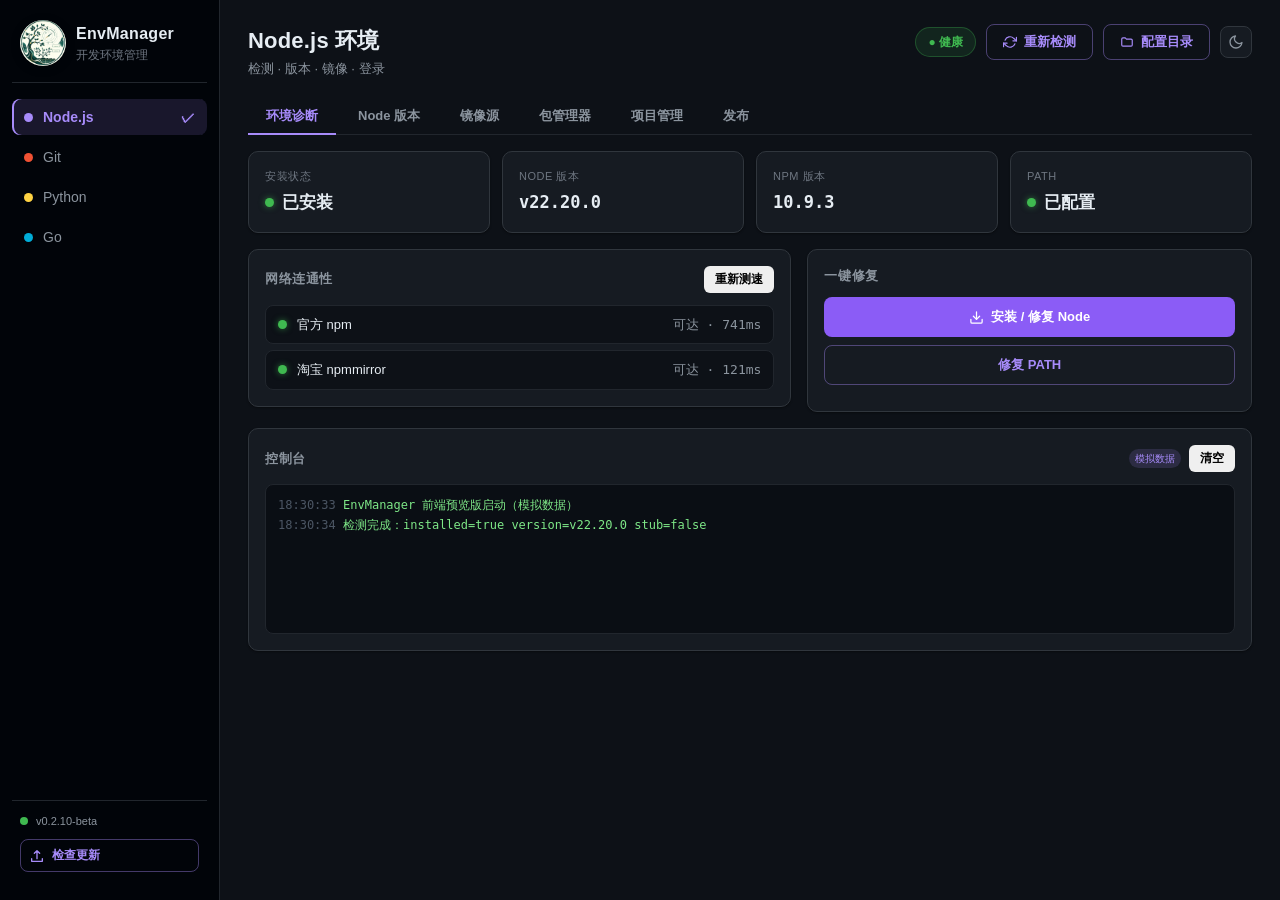
<file: src/index.html>
<!DOCTYPE html>
<html lang="zh-CN" data-theme="purple-dark">
<head>
  <meta charset="UTF-8" />
  <meta name="viewport" content="width=device-width, initial-scale=1.0" />
  <title>EnvManager · 开发环境管理</title>
  <link rel="stylesheet" href="styles.css" />
</head>
<body>
  <!-- ================= 全屏加载遮罩 ================= -->
  <div class="fullscreen-loading" id="fullscreenLoading">
    <div class="fsl-spinner"></div>
    <div class="fsl-text">加载中…</div>
  </div>

  <div class="app">

    <!-- ================= 左侧导航 ================= -->
    <aside class="sidebar">
      <div class="logo">
        <img class="logo-mark" src="logo.png" alt="EnvManager" />
        <div class="logo-text">
          <strong>EnvManager</strong>
          <span>开发环境管理</span>
        </div>
      </div>

      <nav class="nav">
        <button class="nav-item active" data-page="node" aria-label="Node.js" title="Node.js">
          <span class="nav-dot" style="--dot:#a78bfa"></span>
          <span class="nav-label">Node.js</span>
          <span class="nav-check">✓</span>
        </button>
        <button class="nav-item" data-page="git" aria-label="Git" title="Git">
          <span class="nav-dot" style="--dot:#f05133"></span>
          <span class="nav-label">Git</span>
          <span class="nav-check">✓</span>
        </button>
        <button class="nav-item" data-page="python" aria-label="Python" title="Python">
          <span class="nav-dot" style="--dot:#ffd343"></span>
          <span class="nav-label">Python</span>
          <span class="nav-check">✓</span>
        </button>
        <button class="nav-item" data-page="go" aria-label="Go" title="Go">
          <span class="nav-dot" style="--dot:#00add8"></span>
          <span class="nav-label">Go</span>
          <span class="nav-check">✓</span>
        </button>
      </nav>

      <div class="sidebar-footer">
        <span class="app-version-group"><span class="dot"></span><span id="appVersion">读取版本…</span></span>
        <button id="appUpdateEntry" class="btn btn-ghost app-update-entry" title="检查应用更新" aria-label="检查应用更新">
          <svg viewBox="0 0 24 24" width="16" height="16" fill="none" stroke="currentColor" stroke-width="2" aria-hidden="true"><path d="M12 16V4m-4 4 4-4 4 4M4 16v4h16v-4" stroke-linecap="round" stroke-linejoin="round"/></svg>
          <span class="app-update-label">检查更新</span>
        </button>
      </div>
    </aside>

    <!-- ================= 主内容 ================= -->
    <main class="main">

      <!-- 顶部栏 -->
      <header class="topbar">
        <div class="topbar-title">
          <h1>Node.js 环境</h1>
          <p class="subtitle">检测 · 版本 · 镜像 · 登录</p>
        </div>
        <div class="topbar-actions">
          <span id="healthPill" class="pill pill-neutral">● 待检测</span>
          <button id="btnDetect" class="btn btn-ghost">
            <svg viewBox="0 0 24 24" width="14" height="14" fill="none" stroke="currentColor" stroke-width="2"><path d="M23 4v6h-6M1 20v-6h6" stroke-linecap="round"/><path d="M3.51 9a9 9 0 0 1 14.85-3.36L23 10M1 14l4.64 4.36A9 9 0 0 0 20.49 15" stroke-linecap="round"/></svg>
            重新检测
          </button>
          <button id="btnOpenConfig" class="btn btn-ghost" title="打开配置文件目录">
            <svg viewBox="0 0 24 24" width="14" height="14" fill="none" stroke="currentColor" stroke-width="2" stroke-linecap="round" stroke-linejoin="round"><path d="M3 7a2 2 0 0 1 2-2h4l2 2h8a2 2 0 0 1 2 2v8a2 2 0 0 1-2 2H5a2 2 0 0 1-2-2V7z"/></svg>
            配置目录
          </button>
          <button id="btnTheme" class="theme-toggle" title="切换主题">
            <svg id="themeIcon" viewBox="0 0 24 24" fill="none" stroke="currentColor" stroke-width="2" stroke-linecap="round" stroke-linejoin="round">
              <path d="M21 12.79A9 9 0 1 1 11.21 3 7 7 0 0 0 21 12.79z"/>
            </svg>
          </button>
        </div>
      </header>

      <div id="appUpdateNotice" class="app-update-notice hidden" role="status">
        <span id="appUpdateNoticeText"></span>
        <div class="app-update-notice-actions"><button id="appUpdateNoticeOpen" class="btn btn-mini btn-ghost">查看更新</button><button id="appUpdateNoticeClose" class="btn btn-mini btn-ghost" aria-label="关闭更新提示">✕</button></div>
      </div>

      <!-- Node 页的 Tab 栏（Git/Go/Python 页隐藏） -->
      <nav class="tab-bar" id="tabBar">
        <button class="tab-item active" data-tab="1">环境诊断</button>
        <button class="tab-item" data-tab="3">Node 版本</button>
        <button class="tab-item" data-tab="2">镜像源</button>
        <button class="tab-item" data-tab="6">包管理器</button>
        <button class="tab-item" data-tab="7">项目管理</button>
        <button class="tab-item" data-tab="8">发布</button>
      </nav>

      <!-- Git 页的 Tab 栏（仅 Git 页显示） -->
      <nav class="tab-bar hidden" id="gitTabBar">
        <button class="tab-item active" data-gtab="0">环境诊断</button>
        <button class="tab-item" data-gtab="1">账号管理</button>
        <button class="tab-item" data-gtab="3">身份切换</button>
        <button class="tab-item" data-gtab="4">仓库同步</button>
      </nav>

      <!-- Python 页的 Tab 栏（仅 Python 页显示） -->
      <nav class="tab-bar hidden" id="pythonTabBar">
        <button class="tab-item active" data-ptab="1">环境诊断</button>
        <button class="tab-item" data-ptab="2">pip 镜像</button>
        <button class="tab-item" data-ptab="3">Python 版本</button>
        <button class="tab-item" data-ptab="4">包管理器</button>
        <button class="tab-item" data-ptab="5">项目管理</button>
      </nav>

      <!-- Tab 1: 环境诊断 -->
      <nav class="tab-bar hidden" id="goTabBar" aria-label="Go 环境管理">
        <button class="tab-item active" data-go-tab="status">环境诊断</button>
        <button class="tab-item" data-go-tab="proxy">模块代理</button>
        <button class="tab-item" data-go-tab="versions">Go 版本</button>
        <button class="tab-item" data-go-tab="tools">工具管理</button>
        <button class="tab-item" data-go-tab="project">项目管理</button>
      </nav>
      <div id="goNotice" class="go-notice hidden" role="status"></div>

      <section class="tab-panel hidden" id="goPanel-status">
        <div class="card">
          <div class="card-head"><h3>Go 环境诊断</h3><button class="btn btn-mini btn-ghost" data-go-refresh>重新检测</button></div>
          <div id="gostatusError" class="result-msg go-error hidden" role="alert"></div>
          <div id="goStatusInfo" aria-live="polite">等待检测…</div>
          <div id="goStatusWarning" class="go-notice hidden"></div>
          <div class="card-actions"><button id="goStatusInstall" class="btn btn-primary">安装 Go</button><button id="goFixPath" class="btn btn-ghost" disabled>修复 PATH</button></div>
        </div>
      </section>
      <section class="tab-panel hidden" id="goPanel-proxy">
        <div class="card">
          <div class="card-head"><h3>Go 模块代理</h3><button class="btn btn-mini btn-ghost" data-go-refresh>读取配置</button></div>
          <div id="goproxyError" class="result-msg go-error hidden" role="alert"></div>
          <div class="go-form">
            <label for="goProxyPreset">常用代理</label>
            <select id="goProxyPreset" class="input"><option value="">选择代理或在下方输入</option><option value="https://proxy.golang.org,direct">官方代理</option><option value="https://goproxy.cn,direct">goproxy.cn</option><option value="https://goproxy.io,direct">goproxy.io</option><option value="direct">直接访问代码仓库</option></select>
            <label for="goProxyUrl">GOPROXY</label><input id="goProxyUrl" class="input mono" value="https://proxy.golang.org,direct" placeholder="https://proxy.example.com,direct" spellcheck="false" />
            <p class="hint">支持逗号或竖线分隔的回退地址；direct 表示直接访问仓库，off 表示禁用下载。</p>
            <label for="goPrivate">GOPRIVATE</label><input id="goPrivate" class="input mono" placeholder="如 git.company.com/*；留空清除" spellcheck="false" />
            <p class="hint">私有模块使用逗号分隔的路径模式，跳过公共代理和公共校验服务。</p>
            <p id="goProxyConfig" class="hint go-wrap"></p>
          </div>
          <div class="card-actions"><button id="goProxySave" class="btn btn-primary">保存配置</button><button id="goProxyTest" class="btn btn-ghost">测试连接</button></div>
          <div id="goProxyResult" class="result-msg go-wrap" role="status"></div>
        </div>
      </section>
      <section class="tab-panel hidden" id="goPanel-versions">
        <div class="card">
          <div class="card-head"><h3>Go 版本管理</h3><button class="btn btn-mini btn-ghost" data-go-refresh>刷新版本</button></div>
          <p id="goInstallDir" class="hint go-wrap"></p>
          <div id="goversionsError" class="result-msg go-error hidden" role="alert"></div>
          <label class="go-field-label" for="goVersionInput">安装版本</label>
          <div class="go-install-row"><input id="goVersionInput" class="input mono" list="goAvailable" placeholder="留空安装最新稳定版" spellcheck="false" /><datalist id="goAvailable"></datalist><button id="goInstall" class="btn btn-primary">安装并切换</button></div>
          <p class="hint">下拉提供各系列最新补丁，也可输入完整版本。下载支持官方与镜像源，均使用官方 SHA256 校验。</p>
          <div id="goInstalled" class="go-list" aria-live="polite"></div>
        </div>
      </section>
      <section class="tab-panel hidden" id="goPanel-tools">
        <div class="card">
          <div class="card-head"><h3>Go 开发工具</h3><button class="btn btn-mini btn-ghost" data-go-refresh>刷新工具</button></div>
          <p class="hint">工具通过 go install 安装到 GOBIN 或 GOPATH/bin；需要先安装 Go。</p>
          <div id="gotoolsError" class="result-msg go-error hidden" role="alert"></div>
          <div id="goToolsList" class="go-list" aria-live="polite"></div>
        </div>
      </section>
      <section class="tab-panel hidden" id="goPanel-project">
        <div class="card">
          <div class="card-head"><h3>Go 项目管理</h3><button id="goProjectPick" class="btn btn-mini btn-ghost">选择项目</button></div>
          <div id="goprojectError" class="result-msg go-error hidden" role="alert"></div>
          <div id="goProjectInfo" aria-live="polite"><div class="empty">选择包含 go.mod 或 go.work 的项目，查看版本要求并应用环境。</div></div>
          <p class="hint">读取 go、toolchain 声明及工作区配置，应用后下载模块依赖。</p>
          <div class="card-actions"><button id="goProjectApply" class="btn btn-primary" disabled>应用环境并下载依赖</button></div>
        </div>
      </section>

      <section class="tab-panel" id="tabPanel1">

        <!-- 概览卡片 -->
        <div class="cards overview">
          <div class="card overview-item" id="cardInstall">
            <div class="overview-label">安装状态</div>
            <div class="overview-value"><span class="state-dot neutral"></span><span data-field="installed">待检测</span></div>
          </div>
          <div class="card overview-item" id="cardVersion">
            <div class="overview-label">Node 版本</div>
            <div class="overview-value mono" data-field="version">-</div>
          </div>
          <div class="card overview-item" id="cardNpm">
            <div class="overview-label">npm 版本</div>
            <div class="overview-value mono" data-field="npmVersion">-</div>
          </div>
          <div class="card overview-item" id="cardPath">
            <div class="overview-label">PATH</div>
            <div class="overview-value"><span class="state-dot neutral"></span><span data-field="path">待检测</span></div>
          </div>
        </div>

        <div class="grid-2">
          <div class="col">
            <div class="card">
              <div class="card-head">
                <h3>网络连通性</h3>
                <button id="btnReprobe" class="btn btn-mini">重新测速</button>
              </div>
              <div class="net-list" id="netList">
                <div class="net-row">
                  <div class="net-name"><span class="state-dot neutral"></span>官方 npm</div>
                  <div class="net-latency mono">-</div>
                </div>
                <div class="net-row">
                  <div class="net-name"><span class="state-dot neutral"></span>淘宝 npmmirror</div>
                  <div class="net-latency mono">-</div>
                </div>
              </div>
            </div>
          </div>
          <div class="col">
            <div class="card">
              <div class="card-head">
                <h3>一键修复</h3>
                <span id="fixHint" class="hint"></span>
              </div>
              <div class="fix-status" id="fixStatus"></div>
              <div class="fix-actions">
                <button id="btnInstall" class="btn btn-primary btn-block">
                  <svg viewBox="0 0 24 24" width="15" height="15" fill="none" stroke="currentColor" stroke-width="2"><path d="M21 15v4a2 2 0 0 1-2 2H5a2 2 0 0 1-2-2v-4" stroke-linecap="round"/><polyline points="7 10 12 15 17 10" stroke-linecap="round" stroke-linejoin="round"/><line x1="12" y1="15" x2="12" y2="3" stroke-linecap="round"/></svg>
                  安装 / 修复 Node
                </button>
                <button id="btnFixPath" class="btn btn-ghost btn-block">修复 PATH</button>
              </div>
              <div class="progress-area hidden" id="progressArea">
                <div class="progress-track"><div class="progress-fill" id="progressFill"></div></div>
                <div class="progress-meta">
                  <span id="progressText">准备中…</span>
                  <span id="progressPct" class="mono">0%</span>
                </div>
              </div>
              <div class="install-path mono" id="installPath"></div>
            </div>
          </div>
        </div>
      </section>

      <!-- Tab 2: 镜像源 -->
      <section class="tab-panel hidden" id="tabPanel2">
        <div class="card">
          <div class="card-head">
            <h3>npm 镜像源</h3>
          </div>
          <div class="registry-current">
            <span class="label">当前 registry</span>
            <code id="currentRegistry" class="mono">未设置</code>
          </div>
          <div class="source-options" id="sourceOptions">
            <label class="source-option">
              <input type="radio" name="source" value="https://registry.npmjs.org" />
              <span class="source-name">官方 npm</span>
              <span class="source-url mono">registry.npmjs.org</span>
            </label>
            <label class="source-option">
              <input type="radio" name="source" value="https://registry.npmmirror.com" />
              <span class="source-name">淘宝 npmmirror</span>
              <span class="source-url mono">registry.npmmirror.com</span>
            </label>
            <label class="source-option">
              <input type="radio" name="source" value="__custom__" />
              <span class="source-name">自定义</span>
              <input class="source-custom mono" id="customRegistry" type="text" placeholder="https://your-registry.com/" disabled />
            </label>
          </div>
          <div class="card-actions">
            <button id="btnTestRegistry" class="btn btn-ghost">测试连接</button>
            <button id="btnApplyMirror" class="btn btn-primary">应用镜像</button>
            <span id="testBadge" class="test-badge hidden"></span>
          </div>
          <div class="result-msg" id="mirrorResult"></div>
        </div>
      </section>

      <!-- Tab 3: Node 版本 -->
      <section class="tab-panel hidden" id="tabPanel3">
        <div class="card">
          <div class="card-head">
            <h3>Node 版本管理</h3>
            <div class="version-actions">
              <span id="nvmBanner" class="nvm-banner hidden"></span>
              <button id="btnUninstallNvm" class="btn btn-mini btn-danger hidden">卸载 nvm</button>
              <button id="btnRefreshVersions" class="btn btn-mini btn-ghost">刷新</button>
            </div>
          </div>
          <div class="version-meta">
            <div class="version-meta-item">
              <span class="label">当前版本</span>
              <code id="currentVersion" class="mono">-</code>
            </div>
            <div class="version-meta-item">
              <span class="label">安装目录</span>
              <code id="installDir" class="mono">-</code>
            </div>
          </div>
          <div class="version-sections">
            <div class="version-section">
              <div class="section-title">已安装版本</div>
              <div id="installedList" class="version-list"></div>
            </div>
            <div class="version-section">
              <div class="section-title">可用版本（npmmirror 源）</div>
              <div id="availableList" class="version-list"></div>
            </div>
          </div>
          <div class="progress-area hidden" id="versionProgressArea">
            <div class="progress-track"><div class="progress-fill" id="versionProgressFill"></div></div>
            <div class="progress-meta">
              <span id="versionProgressText">准备中…</span>
              <span id="versionProgressPct" class="mono">0%</span>
            </div>
          </div>
        </div>
      </section>

      <!-- Tab 6: 包管理器 -->
      <section class="tab-panel hidden" id="tabPanel6">
        <div class="card">
          <div class="card-head">
            <h3>包管理器</h3>
            <div class="version-actions">
              <button id="btnPkgRefresh" class="btn btn-mini btn-ghost">刷新</button>
            </div>
          </div>
          <div class="pkg-list" id="pkgList">
            <div class="empty">加载中…</div>
          </div>
        </div>
      </section>

      <!-- Tab 7: 项目管理 -->
      <section class="tab-panel hidden" id="tabPanel7">
        <div class="card">
          <div class="card-head">
            <h3>项目级管理</h3>
            <div class="version-actions">
              <button id="btnOpenProject" class="btn btn-mini btn-primary">打开项目目录</button>
            </div>
          </div>
          <div class="fix-status" id="projectStatus">打开一个项目目录，自动解析其 Node 版本 / 包管理器 / registry 要求</div>
          <div class="project-info" id="projectInfo">
            <div class="empty">尚未打开项目</div>
          </div>
          <div class="card-actions" style="margin-top:12px">
            <button id="btnApplyProject" class="btn btn-primary">应用项目配置</button>
          </div>
        </div>
      </section>

      <!-- Tab 8: 发布（含上传登录账号管理） -->
      <section class="tab-panel hidden" id="tabPanel8">
        <div class="card">
          <div class="card-head">
            <h3>上传登录账号</h3>
            <div class="version-actions">
              <button id="btnAddAccount" class="btn btn-mini btn-primary">+ 新增账号</button>
            </div>
          </div>
          <div id="accountList" class="account-list">
            <div class="empty">暂无账号，点击右上角「新增账号」</div>
          </div>
          <div id="npmrcCredWrap" class="npmrc-cred-wrap hidden">
            <div class="npmrc-cred-title">检测到 ~/.npmrc 中已有的外部账号（npm login / 其它工具写入）</div>
            <div id="npmrcCredList" class="account-list"></div>
          </div>
        </div>

        <div class="card">
          <div class="card-head">
            <h3>包发布</h3>
            <div class="version-actions">
              <button id="btnPubOpen" class="btn btn-mini btn-primary">打开项目目录</button>
              <button id="btnPubScan" class="btn btn-mini">扫描可发包</button>
            </div>
          </div>
          <div class="fix-status" id="pubStatus">打开项目目录，扫描根目录与 packages/ 下的可发布包</div>

          <div class="pub-registry-row">
            <span class="pub-label">发布源</span>
            <select id="pubAccountSel" class="pub-account-sel"><option value="">-- 从上传登录账号选择 --</option></select>
            <input id="pubRegistry" class="source-custom mono" placeholder="https://your-nexus:port/repository/npm-hosted/" />
          </div>
          <div class="fix-status pub-ca" id="pubCaStatus">—</div>
          <div class="pub-registry-row">
            <label class="pub-label" for="pubAccess">可见性</label>
            <select id="pubAccess" class="pub-account-sel"><option value="">遵循包配置</option><option value="public">公开（public）</option><option value="restricted">私有（restricted）</option></select>
            <label class="pub-opt"><input type="checkbox" id="pubDryRun" /> 仅演练（不上传）</label>
          </div>

          <div class="project-info" id="pubPackageList">
            <div class="empty">尚未扫描</div>
          </div>
          <div class="card-actions" style="margin-top:12px">
            <label class="pub-opt"><input type="checkbox" id="pubBuild" /> 发布前构建（npm run build）</label>
            <button id="btnPubPublish" class="btn btn-primary">发布选中</button>
            <button id="btnPubRefresh" class="btn btn-ghost">刷新</button>
          </div>
        </div>
      </section>

      <!-- Python 页 -->
      <!-- Python Tab 1: 环境诊断 -->
      <section class="tab-panel hidden" id="pyPanel1">
        <div class="cards overview">
          <div class="card overview-item" id="pyCardInstall">
            <div class="overview-label">安装状态</div>
            <div class="overview-value"><span class="state-dot neutral"></span><span data-field="pyInstalled">待检测</span></div>
          </div>
          <div class="card overview-item" id="pyCardVersion">
            <div class="overview-label">Python 版本</div>
            <div class="overview-value mono" data-field="pyVersion">-</div>
          </div>
          <div class="card overview-item" id="pyCardPip">
            <div class="overview-label">pip 版本</div>
            <div class="overview-value mono" data-field="pyPip">-</div>
          </div>
          <div class="card overview-item" id="pyCardPath">
            <div class="overview-label">PATH</div>
            <div class="overview-value"><span class="state-dot neutral"></span><span data-field="pyPath">待检测</span></div>
          </div>
        </div>

        <div class="grid-2">
          <div class="col">
            <div class="card">
              <div class="card-head">
                <h3>网络连通性（pip 源）</h3>
                <button id="pyBtnReprobe" class="btn btn-mini">重新测速</button>
              </div>
              <div class="net-list" id="pyNetList">
                <div class="net-row">
                  <div class="net-name"><span class="state-dot neutral"></span>官方 PyPI</div>
                  <div class="net-latency mono">-</div>
                </div>
                <div class="net-row">
                  <div class="net-name"><span class="state-dot neutral"></span>清华 TUNA</div>
                  <div class="net-latency mono">-</div>
                </div>
                <div class="net-row">
                  <div class="net-name"><span class="state-dot neutral"></span>阿里云</div>
                  <div class="net-latency mono">-</div>
                </div>
              </div>
              <div id="pyForeignList" style="margin-top:10px"></div>
            </div>
          </div>
          <div class="col">
            <div class="card">
              <div class="card-head">
                <h3>一键修复</h3>
                <span class="hint"></span>
              </div>
              <div class="fix-status" id="pyFixStatus"></div>
              <div class="fix-actions">
                <button id="pyBtnInstall" class="btn btn-primary btn-block">
                  <svg viewBox="0 0 24 24" width="15" height="15" fill="none" stroke="currentColor" stroke-width="2"><path d="M21 15v4a2 2 0 0 1-2 2H5a2 2 0 0 1-2-2v-4" stroke-linecap="round"/><polyline points="7 10 12 15 17 10" stroke-linecap="round" stroke-linejoin="round"/><line x1="12" y1="15" x2="12" y2="3" stroke-linecap="round"/></svg>
                  安装 / 修复 Python
                </button>
                <button id="pyBtnFixPath" class="btn btn-ghost btn-block">修复 PATH</button>
              </div>
              <div class="progress-area hidden" id="pyProgressArea">
                <div class="progress-track"><div class="progress-fill" id="pyProgressFill"></div></div>
                <div class="progress-meta">
                  <span id="pyProgressText">准备中…</span>
                  <span id="pyProgressPct" class="mono">0%</span>
                </div>
              </div>
              <div class="install-path mono" id="pyInstallPath"></div>
            </div>
          </div>
        </div>
      </section>

      <!-- Python Tab 2: pip 镜像 -->
      <section class="tab-panel hidden" id="pyPanel2">
        <div class="card">
          <div class="card-head">
            <h3>pip 镜像源</h3>
          </div>
          <div class="registry-current">
            <span class="label">当前 index-url</span>
            <code id="pyCurrentIndex" class="mono">未设置</code>
          </div>
          <div class="source-options" id="pySourceOptions">
            <label class="source-option">
              <input type="radio" name="pysource" value="https://pypi.org/simple" />
              <span class="source-name">官方 PyPI</span>
              <span class="source-url mono">pypi.org/simple</span>
            </label>
            <label class="source-option">
              <input type="radio" name="pysource" value="https://pypi.tuna.tsinghua.edu.cn/simple" />
              <span class="source-name">清华 TUNA</span>
              <span class="source-url mono">pypi.tuna.tsinghua.edu.cn/simple</span>
            </label>
            <label class="source-option">
              <input type="radio" name="pysource" value="https://mirrors.aliyun.com/pypi/simple" />
              <span class="source-name">阿里云</span>
              <span class="source-url mono">mirrors.aliyun.com/pypi/simple</span>
            </label>
            <label class="source-option">
              <input type="radio" name="pysource" value="__custom__" />
              <span class="source-name">自定义</span>
              <input class="source-custom mono" id="pyCustomIndex" type="text" placeholder="https://your-pypi.com/simple" disabled />
            </label>
          </div>
          <div class="card-actions">
            <button id="pyBtnTestIndex" class="btn btn-ghost">测试连接</button>
            <button id="pyBtnApplyIndex" class="btn btn-primary">应用镜像</button>
            <span id="pyTestBadge" class="test-badge hidden"></span>
          </div>
          <div class="result-msg" id="pyMirrorResult"></div>
        </div>
      </section>

      <!-- Python Tab 3: Python 版本 -->
      <section class="tab-panel hidden" id="pyPanel3">
        <div class="card">
          <div class="card-head">
            <h3>Python 版本管理</h3>
            <div class="version-actions">
              <span id="pyLauncherBanner" class="nvm-banner hidden"></span>
              <button id="pyBtnRefreshVersions" class="btn btn-mini btn-ghost">刷新</button>
            </div>
          </div>
          <div class="version-meta">
            <div class="version-meta-item">
              <span class="label">当前版本</span>
              <code id="pyCurrentVersion" class="mono">-</code>
            </div>
            <div class="version-meta-item">
              <span class="label">安装目录</span>
              <code id="pyInstallDir" class="mono">-</code>
            </div>
          </div>
          <div class="version-sections">
            <div class="version-section">
              <div class="section-title">已安装版本</div>
              <div id="pyInstalledList" class="version-list"></div>
            </div>
            <div class="version-section">
              <div class="section-title">可用版本（每小版本最新）</div>
              <div id="pyAvailableList" class="version-list"></div>
            </div>
          </div>
          <div class="progress-area hidden" id="pyVersionProgressArea">
            <div class="progress-track"><div class="progress-fill" id="pyVersionProgressFill"></div></div>
            <div class="progress-meta">
              <span id="pyVersionProgressText">准备中…</span>
              <span id="pyVersionProgressPct" class="mono">0%</span>
            </div>
          </div>
        </div>
      </section>

      <!-- Python Tab 4: 包管理器 -->
      <section class="tab-panel hidden" id="pyPanel4">
        <div class="card">
          <div class="card-head">
            <h3>Python 包管理器</h3>
            <div class="version-actions">
              <button id="pyBtnPkgRefresh" class="btn btn-mini btn-ghost">刷新</button>
            </div>
          </div>
          <div class="pkg-list" id="pyPkgList">
            <div class="empty">加载中…</div>
          </div>
        </div>
      </section>

      <!-- Python Tab 5: 项目管理 -->
      <section class="tab-panel hidden" id="pyPanel5">
        <div class="card">
          <div class="card-head">
            <h3>Python 项目级管理</h3>
            <div class="version-actions">
              <button id="pyBtnOpenProject" class="btn btn-mini btn-primary">打开项目目录</button>
            </div>
          </div>
          <div class="fix-status" id="pyProjectStatus">打开一个项目目录，自动解析其 Python 版本要求（.python-version / pyproject.toml / runtime.txt / Pipfile）</div>
          <div class="project-info" id="pyProjectInfo">
            <div class="empty">尚未打开项目</div>
          </div>
          <div class="card-actions" style="margin-top:12px">
            <button id="pyBtnApplyProject" class="btn btn-primary">应用项目配置</button>
          </div>
        </div>
      </section>

      <!-- Git 页（拆分为 4 个子 Tab） -->
      <section class="tab-panel hidden" id="tabPanel5">

        <!-- 子 Tab 0: 环境诊断 -->
        <div class="git-panel" id="gitPanel0">
          <div class="cards overview">
            <div class="card overview-item">
              <div class="overview-label">安装状态</div>
              <div class="overview-value"><span class="state-dot neutral"></span><span id="gitDiInstalled">待检测</span></div>
            </div>
            <div class="card overview-item">
              <div class="overview-label">Git 版本</div>
              <div class="overview-value mono" id="gitDiVersion">-</div>
            </div>
            <div class="card overview-item">
              <div class="overview-label">OpenSSH</div>
              <div class="overview-value"><span class="state-dot neutral"></span><span id="gitDiSsh">待检测</span></div>
            </div>
            <div class="card overview-item">
              <div class="overview-label">可执行路径</div>
              <div class="overview-value mono" id="gitDiPath" style="font-size:12px;word-break:break-all">-</div>
            </div>
          </div>

          <div class="card">
            <div class="card-head">
              <h3>Git 环境</h3>
              <button id="btnGitRedetect" class="btn btn-mini btn-ghost">重新检测</button>
            </div>
            <div id="gitDiInstallArea"></div>
          </div>
        </div>

        <!-- 子 Tab 1: 账号管理 -->
        <div class="git-panel hidden" id="gitPanel1">
          <div id="gitEnvBanner" class="nvm-banner hidden"></div>

          <div class="cards overview">
            <div class="card overview-item">
              <div class="overview-label">Git 账号</div>
              <div class="overview-value" id="gitOvAccounts">-</div>
            </div>
            <div class="card overview-item">
              <div class="overview-label">全局身份</div>
              <div class="overview-value" id="gitOvIdentity" style="font-size:13px">-</div>
            </div>
            <div class="card overview-item">
              <div class="overview-label">SSH 密钥</div>
              <div class="overview-value" id="gitOvKeys">-</div>
            </div>
            <div class="card overview-item">
              <div class="overview-label">git/ssh</div>
              <div class="overview-value" id="gitOvEnv">-</div>
            </div>
          </div>

          <div class="card">
            <div class="card-head">
              <h3>Git 账号</h3>
              <div class="version-actions">
                <button id="btnGitRefresh" class="btn btn-mini btn-ghost">刷新</button>
                <button id="btnGitAdd" class="btn btn-mini btn-primary">+ 新增账号</button>
              </div>
            </div>
            <div id="gitAccountList" class="account-list">
              <div class="empty">暂无 Git 账号</div>
            </div>
          </div>
        </div>

        <!-- 子 Tab 3: 身份切换 -->
        <div class="git-panel hidden" id="gitPanel3">
          <div class="card">
            <div class="card-head">
              <h3>身份切换</h3>
              <span class="hint">按远程匹配账号</span>
            </div>
            <div class="fix-status">
              <div>全局身份: <b id="gitGlobalIdentity">-</b></div>
            </div>
            <div class="card-actions" style="flex-wrap:wrap">
              <button id="btnGitSwitchGlobal" class="btn btn-ghost">切换全局身份</button>
            </div>
            <div class="fix-status" style="margin-top:8px">
              切换仓库级身份会写入该仓库的 .git/config（local 作用域），不影响全局配置。
            </div>
            <div class="card-actions" style="margin-top:8px">
              <button id="btnGitSwitchLocal" class="btn btn-ghost">切换仓库级身份</button>
            </div>
          </div>
        </div>

        <!-- 子 Tab 4: 仓库同步 -->
        <div class="git-panel hidden" id="gitPanel4">
          <div class="card">
            <div class="card-head">
              <h3>仓库同步</h3>
              <span class="hint">git pull --ff-only</span>
            </div>
            <div class="card-actions">
              <button id="btnGitSyncRepo" class="btn btn-primary">选择仓库并同步</button>
            </div>
            <div class="result-msg" id="gitSyncResult"></div>
          </div>
        </div>

      </section>

      <!-- 日志控制台 -->
      <section class="card console-card">
        <div class="card-head">
          <h3>控制台</h3>
          <div class="console-actions">
            <span id="envTag" class="tag tag-info">模拟数据</span>
            <button id="btnClearLog" class="btn btn-mini">清空</button>
          </div>
        </div>
        <div class="console mono" id="console"></div>
      </section>

    </main>
  </div>

  <!-- ================= 统一弹窗（确认 / 表单） ================= -->
  <div class="modal-backdrop hidden" id="modalBackdrop">
    <div class="modal" id="modalBox" role="dialog" aria-modal="true">
      <div class="modal-header">
        <div class="modal-title" id="modalTitle">确认操作</div>
        <button class="modal-close" id="modalClose" title="关闭" aria-label="关闭">✕</button>
      </div>
      <div class="modal-body" id="modalBody"></div>
      <div class="modal-actions" id="modalActions"></div>
    </div>
  </div>

  <dialog id="appUpdateDialog" class="app-update-dialog" aria-labelledby="appUpdateTitle">
    <div class="modal-header"><h2 id="appUpdateTitle">应用更新</h2><button id="appUpdateClose" class="modal-close" aria-label="关闭应用更新">✕</button></div>
    <div class="app-update-body">
      <dl class="app-update-versions"><div><dt>当前版本</dt><dd id="updateCurrentVersion" class="mono">—</dd></div><div><dt>最新版本</dt><dd id="updateLatestVersion" class="mono">—</dd></div></dl>
      <p id="updateStatus" class="app-update-status" role="status" aria-live="polite">正在准备检查更新…</p>
      <progress id="updateProgress" class="app-update-progress hidden" aria-label="更新安装包下载进度"></progress>
      <p id="updateLastChecked" class="hint"></p>
      <section id="updateNotesWrap" class="hidden"><h3>更新说明</h3><div id="updateNotes" class="app-update-notes"></div></section>
      <p id="updateInstallHint" class="hint hidden">点击「退出并安装」将关闭当前应用并打开安装向导。</p>
    </div>
    <div class="app-update-actions">
      <button id="updateRelease" class="btn btn-ghost hidden">发布页面</button>
      <button id="updateCheck" class="btn btn-ghost">检查更新</button>
      <button id="updateDownload" class="btn btn-primary hidden">下载安装包</button>
      <button id="updateInstall" class="btn btn-primary hidden">退出并安装</button>
    </div>
  </dialog>

  <script src="backend.js"></script>
  <script src="app-update.js"></script>
  <script src="go.js"></script>
  <script src="main.js"></script>
</body>
</html>
</file>
<file: src/styles.css>
/* Go 页面沿用现有主题和控件，长路径在窄窗口换行。 */
.go-details { display: grid; grid-template-columns: 120px minmax(0, 1fr); gap: 12px 18px; margin: 16px 0; font-size: 13px; }
.go-details dt { color: var(--text-dim); }
.go-details dd { margin: 0; overflow-wrap: anywhere; }
.go-form { display: grid; gap: 10px; max-width: 720px; font-size: 13px; }
.go-form .hint { margin: 0 0 8px; }
.go-form .input { width: 100%; box-sizing: border-box; }
.go-form .input, .go-install-row .input { background: var(--bg); color: var(--text); border: 1px solid var(--border); border-radius: 6px; padding: 8px 10px; font-size: 13px; }
.go-form .input::placeholder, .go-install-row .input::placeholder { color: var(--text-dim); opacity: 1; }
.go-form .input:focus-visible, .go-install-row .input:focus-visible { outline: 2px solid var(--accent); outline-offset: 2px; }
.go-field-label { display: block; margin: 18px 0 8px; font-size: 13px; }
.go-install-row { display: flex; gap: 10px; margin-bottom: 10px; }
.go-install-row .input { flex: 1; min-width: 0; }
.go-list { margin-top: 18px; }
.go-list-row { display: flex; justify-content: space-between; align-items: center; gap: 16px; padding: 16px 0; border-bottom: 1px solid var(--border-soft); font-size: 13px; }
.go-list-row > div:first-child { min-width: 0; }
.go-list-row:last-child { border-bottom: 0; }
.go-row-actions { display: flex; gap: 8px; flex-shrink: 0; }
.go-meta { color: var(--text-dim); line-height: 1.7; font-size: 12px; margin-top: 6px; overflow-wrap: anywhere; }
.go-notice { padding: 12px 16px; margin: 12px 0; background: var(--surface); color: var(--text); border: 1px solid var(--border); border-radius: var(--radius); font-size: 13px; white-space: pre-wrap; overflow-wrap: anywhere; }
.result-msg.go-error { color: var(--err); }
.go-wrap { white-space: pre-wrap; overflow-wrap: anywhere; }
@media (max-width: 850px) {
  .go-details { grid-template-columns: 90px minmax(0, 1fr); gap: 12px; }
  .go-list-row { flex-wrap: wrap; }
  .go-install-row { flex-wrap: wrap; }
}
@media (prefers-reduced-motion: reduce) {
  .fullscreen-loading, .btn { transition: none; }
  .fsl-spinner, .spinner, .status-loading::before { animation: none; }
}

/* ============ 主题变量 ============
   默认：紫色深色主题（purple-dark）
   切换：data-theme="light" 明亮主题
   ================================ */
:root,
:root[data-theme="purple-dark"] {
  --bg: #0d1117;
  --bg-sidebar: #010409;
  --surface: #161b22;
  --surface-hover: #1c2129;
  --border: #30363d;
  --border-soft: #21262d;
  --text: #e6edf3;
  --text-dim: #8b949e;
  --text-faint: #6e7681;
  --accent: #a78bfa;
  --accent-strong: #8b5cf6;
  --accent-hover: #7c3aed;
  --ok: #3fb950;
  --warn: #d29922;
  --err: #f85149;
  --neutral: #8b949e;
  --accent-rgb: 167, 139, 250;
  --ok-rgb: 63, 185, 80;
  --warn-rgb: 210, 153, 34;
  --err-rgb: 248, 81, 73;
  --neutral-rgb: 139, 148, 158;
  --scrollbar: #30363d;
  --scrollbar-hover: #3d444d;
  --shadow: 0 1px 2px rgba(0, 0, 0, 0.4);
}

:root[data-theme="light"] {
  --bg: #f5f6f8;
  --bg-sidebar: #ffffff;
  --surface: #ffffff;
  --surface-hover: #eef0f3;
  --border: #d8dbe0;
  --border-soft: #e7e9ed;
  --text: #1f2328;
  --text-dim: #57606a;
  --text-faint: #89929b;
  --accent: #7c3aed;
  --accent-strong: #6d28d9;
  --accent-hover: #5b21b6;
  --ok: #1a7f37;
  --warn: #9a6700;
  --err: #cf222e;
  --neutral: #57606a;
  --accent-rgb: 124, 58, 237;
  --ok-rgb: 26, 127, 55;
  --warn-rgb: 154, 103, 0;
  --err-rgb: 207, 34, 46;
  --neutral-rgb: 87, 96, 106;
  --scrollbar: #c9cdd3;
  --scrollbar-hover: #b6bcc4;
  --shadow: 0 1px 3px rgba(0, 0, 0, 0.08);
}

:root {
  --mono: "JetBrains Mono", "Cascadia Code", Consolas, "SF Mono", Menlo, monospace;
  --sans: -apple-system, "Segoe UI", "Microsoft YaHei", "PingFang SC", Roboto, sans-serif;
  --radius: 10px;
}

* { box-sizing: border-box; margin: 0; padding: 0; }

html, body { height: 100%; }

body {
  font-family: var(--sans);
  background: var(--bg);
  color: var(--text);
  font-size: 14px;
  line-height: 1.5;
  -webkit-font-smoothing: antialiased;
  transition: background 0.2s ease, color 0.2s ease;
}

.mono { font-family: var(--mono); font-size: 13px; }

.app { display: flex; height: 100vh; overflow: hidden; }

/* ================= 侧边栏 ================= */
.sidebar {
  width: 220px;
  flex-shrink: 0;
  background: var(--bg-sidebar);
  border-right: 1px solid var(--border-soft);
  display: flex;
  flex-direction: column;
  padding: 16px 12px;
}

.logo {
  display: flex;
  align-items: center;
  gap: 10px;
  padding: 4px 8px 16px;
  border-bottom: 1px solid var(--border-soft);
}

.logo-mark {
  width: 46px;
  height: 46px;
  border-radius: 50%;
  object-fit: cover;
  display: block;
  flex-shrink: 0;
  box-shadow: 0 2px 10px rgba(0, 0, 0, 0.25);
}

.logo-text { display: flex; flex-direction: column; }
.logo-text strong { font-size: 16px; letter-spacing: 0.3px; }
.logo-text span { font-size: 12px; color: var(--text-faint); }

.nav { margin-top: 16px; display: flex; flex-direction: column; gap: 4px; }

.nav-item {
  display: flex;
  align-items: center;
  gap: 10px;
  width: 100%;
  padding: 10px 12px;
  border: none;
  background: transparent;
  color: var(--text-dim);
  font-size: 14px;
  font-family: var(--sans);
  border-radius: 8px;
  cursor: pointer;
  text-align: left;
  transition: background 0.15s, color 0.15s;
}

.nav-item:hover { background: var(--surface-hover); color: var(--text); }

.nav-item.active {
  background: rgba(var(--accent-rgb), 0.14);
  color: var(--accent);
  font-weight: 600;
  box-shadow: inset 2px 0 0 var(--accent);
}

.nav-item.disabled { opacity: 0.55; cursor: not-allowed; }
.nav-item.disabled:hover { background: transparent; }

.nav-dot {
  width: 9px;
  height: 9px;
  border-radius: 50%;
  background: var(--dot, var(--neutral));
  flex-shrink: 0;
}

.nav-check { margin-left: auto; color: var(--accent); font-weight: 700; visibility: hidden; }
.nav-item.active .nav-check { visibility: visible; }

.tag {
  font-size: 10px;
  padding: 2px 6px;
  border-radius: 999px;
  background: rgba(var(--neutral-rgb), 0.15);
  color: var(--text-dim);
  margin-left: auto;
  white-space: nowrap;
}

.tag-info { color: var(--accent); background: rgba(var(--accent-rgb), 0.15); }

.sidebar-footer {
  margin-top: auto;
  padding: 12px 8px;
  font-size: 11px;
  color: var(--text-faint);
  display: flex;
  align-items: center;
  gap: 8px;
  border-top: 1px solid var(--border-soft);
}

.dot { width: 8px; height: 8px; border-radius: 50%; background: var(--ok); }
.dot.pulse { animation: pulse 2s infinite; }
@keyframes pulse {
  0%, 100% { opacity: 1; }
  50% { opacity: 0.35; }
}

/* ================= 主区域 ================= */
.main {
  flex: 1;
  overflow-y: auto;
  padding: 24px 28px 40px;
  max-width: 1080px;
  margin: 0 auto;
  width: 100%;
}

.topbar {
  display: flex;
  align-items: flex-start;
  justify-content: space-between;
  gap: 16px;
  margin-bottom: 20px;
}

.topbar h1 { font-size: 22px; font-weight: 700; letter-spacing: 0.2px; }
.subtitle { color: var(--text-dim); font-size: 13px; margin-top: 2px; }

.topbar-actions { display: flex; align-items: center; gap: 10px; }

.pill {
  display: inline-flex;
  align-items: center;
  gap: 6px;
  padding: 5px 12px;
  border-radius: 999px;
  font-size: 12px;
  font-weight: 600;
  border: 1px solid transparent;
}
.pill-ok { color: var(--ok); background: rgba(var(--ok-rgb), 0.12); border-color: rgba(var(--ok-rgb), 0.3); }
.pill-warn { color: var(--warn); background: rgba(var(--warn-rgb), 0.12); border-color: rgba(var(--warn-rgb), 0.3); }
.pill-err { color: var(--err); background: rgba(var(--err-rgb), 0.12); border-color: rgba(var(--err-rgb), 0.3); }
.pill-neutral { color: var(--neutral); background: rgba(var(--neutral-rgb), 0.12); border-color: rgba(var(--neutral-rgb), 0.3); }

/* ================= 按钮 ================= */
.btn {
  display: inline-flex;
  align-items: center;
  gap: 7px;
  padding: 8px 16px;
  border-radius: 8px;
  border: 1px solid transparent;
  font-size: 13px;
  font-weight: 600;
  font-family: var(--sans);
  cursor: pointer;
  transition: background 0.15s, border-color 0.15s, transform 0.05s;
}
.btn:active { transform: translateY(1px); }
.btn:disabled { opacity: 0.5; cursor: not-allowed; }

.btn-primary { background: var(--accent-strong); color: #fff; }
.btn-primary:hover:not(:disabled) { background: var(--accent-hover); }

.btn-ghost { background: transparent; color: var(--accent); border-color: rgba(var(--accent-rgb), 0.4); }
.btn-ghost:hover:not(:disabled) { background: rgba(var(--accent-rgb), 0.1); }

.btn-danger { background: var(--err); color: #fff; }
.btn-danger:hover:not(:disabled) { background: #d73a49; }

.btn-mini { padding: 4px 10px; font-size: 12px; border-radius: 6px; }
.btn-block { width: 100%; justify-content: center; padding: 10px; }

/* ================= 加载动画 ================= */
@keyframes spin { to { transform: rotate(360deg); } }

/* 按钮加载态：文字前出现旋转圈（颜色跟随 currentColor） */
.btn.is-loading { pointer-events: none; opacity: 1; }
.btn.is-loading::before {
  content: "";
  width: 13px;
  height: 13px;
  flex: none;
  border: 2px solid currentColor;
  border-top-color: transparent;
  border-radius: 50%;
  animation: spin 0.7s linear infinite;
}

/* 通用小 spinner */
.spinner {
  display: inline-block;
  width: 12px;
  height: 12px;
  margin-right: 6px;
  vertical-align: -2px;
  border: 2px solid var(--text-dim);
  border-top-color: transparent;
  border-radius: 50%;
  animation: spin 0.7s linear infinite;
}

/* 状态行加载态：文本前出现旋转圈 */
.status-loading::before {
  content: "";
  display: inline-block;
  width: 12px;
  height: 12px;
  margin-right: 6px;
  vertical-align: -2px;
  border: 2px solid var(--text-dim);
  border-top-color: transparent;
  border-radius: 50%;
  animation: spin 0.7s linear infinite;
}

/* 全屏加载遮罩 */
.fullscreen-loading {
  position: fixed;
  inset: 0;
  z-index: 200;
  background: var(--bg);
  display: flex;
  flex-direction: column;
  align-items: center;
  justify-content: center;
  gap: 18px;
  opacity: 1;
  transition: opacity 0.25s;
}
.fullscreen-loading.hidden { opacity: 0; pointer-events: none; }
.fsl-spinner {
  width: 42px;
  height: 42px;
  border: 3px solid var(--border);
  border-top-color: var(--accent);
  border-radius: 50%;
  animation: spin 0.7s linear infinite;
}
.fsl-text {
  font-size: 14px;
  letter-spacing: 2px;
  color: var(--text-dim);
}

/* ================= 卡片 ================= */
.card {
  background: var(--surface);
  border: 1px solid var(--border);
  border-radius: var(--radius);
  box-shadow: var(--shadow);
  padding: 16px;
}

.card-head {
  display: flex;
  align-items: center;
  justify-content: space-between;
  margin-bottom: 12px;
}
.card-head h3 { font-size: 13px; font-weight: 600; color: var(--text-dim); text-transform: uppercase; letter-spacing: 0.6px; }

.overview {
  display: grid;
  grid-template-columns: repeat(4, 1fr);
  gap: 12px;
  margin-bottom: 16px;
}

.overview-item { display: flex; flex-direction: column; gap: 6px; }
.overview-label { font-size: 11px; color: var(--text-faint); text-transform: uppercase; letter-spacing: 0.5px; }
.overview-value { font-size: 17px; font-weight: 700; display: flex; align-items: center; gap: 8px; word-break: break-all; }

.state-dot { width: 9px; height: 9px; border-radius: 50%; background: var(--neutral); flex-shrink: 0; }
.state-dot.ok { background: var(--ok); box-shadow: 0 0 6px rgba(var(--ok-rgb), 0.6); }
.state-dot.warn { background: var(--warn); box-shadow: 0 0 6px rgba(var(--warn-rgb), 0.6); }
.state-dot.err { background: var(--err); box-shadow: 0 0 6px rgba(var(--err-rgb), 0.6); }
.state-dot.neutral { background: var(--neutral); }

/* ================= 双栏网格 ================= */
.grid-2 {
  display: grid;
  grid-template-columns: 1.1fr 0.9fr;
  gap: 16px;
  margin-bottom: 16px;
}

.col { display: flex; flex-direction: column; gap: 16px; }

/* ================= 网络 ================= */
.net-list { display: flex; flex-direction: column; gap: 6px; }
.net-row {
  display: flex;
  align-items: center;
  justify-content: space-between;
  padding: 9px 12px;
  background: var(--bg);
  border: 1px solid var(--border-soft);
  border-radius: 8px;
}
.net-name { display: flex; align-items: center; gap: 10px; font-size: 13px; }
.net-latency { font-size: 13px; color: var(--text-dim); }

/* ================= 镜像源 ================= */
.registry-current {
  display: flex;
  flex-direction: column;
  gap: 4px;
  padding: 10px 12px;
  background: var(--bg);
  border: 1px solid var(--border-soft);
  border-radius: 8px;
  margin-bottom: 12px;
}
.registry-current .label { font-size: 11px; color: var(--text-faint); }
.registry-current code { color: var(--accent); word-break: break-all; }

.source-options { display: flex; flex-direction: column; gap: 4px; }

.source-option {
  display: flex;
  align-items: center;
  gap: 10px;
  padding: 9px 12px;
  border: 1px solid var(--border-soft);
  border-radius: 8px;
  cursor: pointer;
  transition: border-color 0.15s, background 0.15s;
}
.source-option:hover { border-color: var(--border); }
.source-option:has(input:checked) { border-color: var(--accent); background: rgba(var(--accent-rgb), 0.07); }

.source-option input[type="radio"] { accent-color: var(--accent); width: 14px; height: 14px; }
.source-name { font-size: 13px; font-weight: 600; }
.source-url { font-size: 12px; color: var(--text-faint); margin-left: auto; }

.source-custom {
  flex: 1;
  background: var(--bg);
  border: 1px solid var(--border-soft);
  border-radius: 6px;
  padding: 6px 8px;
  color: var(--text);
  font-size: 12px;
}
.source-custom:disabled { opacity: 0.5; }

.card-actions {
  display: flex;
  align-items: center;
  gap: 12px;
  margin-top: 12px;
}
.result-msg { font-size: 12px; color: var(--text-dim); }
.result-msg.ok { color: var(--ok); }
.result-msg.err { color: var(--err); }

/* 测试连接徽章 */
.test-badge {
  display: inline-flex;
  align-items: center;
  gap: 6px;
  padding: 4px 10px;
  border-radius: 999px;
  font-size: 12px;
  font-weight: 600;
  border: 1px solid transparent;
}
.test-badge.pending { color: var(--text-dim); background: rgba(var(--neutral-rgb), 0.12); border-color: rgba(var(--neutral-rgb), 0.3); }
.test-badge.ok { color: var(--ok); background: rgba(var(--ok-rgb), 0.12); border-color: rgba(var(--ok-rgb), 0.3); }
.test-badge.warn { color: var(--warn); background: rgba(var(--warn-rgb), 0.12); border-color: rgba(var(--warn-rgb), 0.3); }
.test-badge.err { color: var(--err); background: rgba(var(--err-rgb), 0.12); border-color: rgba(var(--err-rgb), 0.3); }
.test-badge .mono { font-size: 11px; opacity: 0.85; }

/* 主题切换按钮 */
.theme-toggle {
  width: 32px;
  height: 32px;
  border-radius: 8px;
  border: 1px solid var(--border);
  background: var(--surface);
  color: var(--text-dim);
  cursor: pointer;
  display: inline-flex;
  align-items: center;
  justify-content: center;
  transition: background 0.15s, color 0.15s, border-color 0.15s;
}
.theme-toggle:hover { background: var(--surface-hover); color: var(--accent); border-color: rgba(var(--accent-rgb), 0.4); }
.theme-toggle svg { width: 16px; height: 16px; }

/* ================= 一键修复 ================= */
.fix-status { margin-bottom: 12px; font-size: 13px; color: var(--text-dim); }
.fix-actions { display: flex; flex-direction: column; gap: 8px; }
.hint { font-size: 12px; color: var(--text-faint); }

.progress-area { margin-top: 14px; }
.progress-track {
  height: 6px;
  background: var(--border-soft);
  border-radius: 999px;
  overflow: hidden;
}
.progress-fill {
  height: 100%;
  width: 0%;
  background: linear-gradient(90deg, var(--accent), #7ee787);
  border-radius: 999px;
  transition: width 0.2s;
}
.progress-meta {
  display: flex;
  justify-content: space-between;
  margin-top: 6px;
  font-size: 12px;
  color: var(--text-dim);
}
.install-path {
  margin-top: 10px;
  font-size: 12px;
  color: var(--text-faint);
  word-break: break-all;
}

/* ================= 控制台 ================= */
.console-card { display: flex; flex-direction: column; }
.console-actions { display: flex; align-items: center; gap: 8px; }

.console {
  background: #0a0e14;
  border: 1px solid var(--border-soft);
  border-radius: 8px;
  padding: 10px 12px;
  height: 150px;
  overflow-y: auto;
  font-size: 12px;
  line-height: 1.7;
}
.console .line { color: #9da7b3; white-space: pre-wrap; word-break: break-all; }
.console .line .t { color: #4b5563; }
.console .line.info { color: #7ee787; }
.console .line.warn { color: var(--warn); }
.console .line.err { color: var(--err); }
.console .line.cmd { color: var(--accent); }

/* ================= 统一弹窗 ================= */
.modal-backdrop {
  position: fixed;
  inset: 0;
  background: rgba(1, 4, 9, 0.6);
  backdrop-filter: blur(2px);
  display: flex;
  align-items: center;
  justify-content: center;
  z-index: 100;
  opacity: 1;
  transition: opacity 0.15s;
}
.modal-backdrop.hidden { opacity: 0; pointer-events: none; }

.modal {
  width: 480px;
  max-width: calc(100vw - 48px);
  background: var(--surface);
  border: 1px solid var(--border);
  border-radius: 12px;
  box-shadow: 0 8px 30px rgba(0, 0, 0, 0.5);
  transform: translateY(0);
  transition: transform 0.15s;
  overflow: hidden;
}
.modal.modal--form { width: 600px; }
.modal-backdrop.hidden .modal { transform: translateY(12px); }

.modal-header {
  display: flex;
  align-items: center;
  justify-content: space-between;
  gap: 12px;
  padding: 16px 20px 12px;
  border-bottom: 1px solid var(--border-soft);
}
.modal-title { font-size: 15px; font-weight: 700; }
.modal-close {
  width: 26px;
  height: 26px;
  border: none;
  border-radius: 6px;
  background: transparent;
  color: var(--text-faint);
  font-size: 13px;
  line-height: 1;
  cursor: pointer;
  transition: background 0.15s, color 0.15s;
}
.modal-close:hover { background: var(--surface-hover); color: var(--text); }

.modal-body { max-height: 62vh; overflow-y: auto; }

/* 确认弹窗正文 */
.modal-body--confirm {
  margin: 14px 20px 0;
  background: var(--bg);
  border: 1px solid var(--border-soft);
  border-radius: 8px;
  padding: 12px;
  color: var(--text-dim);
  font-family: var(--mono);
  font-size: 12px;
  white-space: pre-wrap;
  word-break: break-all;
}

/* 证书信任提示 */
.cert-prompt {
  margin: 14px 20px 0;
  display: flex;
  flex-direction: column;
  gap: 8px;
}
.cert-host {
  font-family: var(--mono);
  font-size: 14px;
  font-weight: 600;
  color: var(--text);
  word-break: break-all;
}
.cert-warn {
  font-size: 12px;
  color: var(--err);
  background: rgba(var(--err-rgb), 0.08);
  border: 1px solid rgba(var(--err-rgb), 0.3);
  border-radius: 8px;
  padding: 8px 10px;
  line-height: 1.5;
}
.cert-row {
  display: flex;
  gap: 10px;
  font-size: 12px;
  align-items: baseline;
}
.cert-k {
  flex: 0 0 108px;
  color: var(--text-faint);
}
.cert-v {
  color: var(--text-dim);
  word-break: break-all;
}
.cert-v.mono,
.cert-fp {
  font-family: var(--mono);
}
.cert-fp {
  color: var(--accent);
  font-weight: 600;
  letter-spacing: 0.4px;
}
.cert-note {
  font-size: 11px;
  color: var(--text-faint);
  background: var(--bg);
  border: 1px solid var(--border-soft);
  border-radius: 8px;
  padding: 8px 10px;
  line-height: 1.6;
}

/* 包发布 */
.pub-registry-row {
  display: flex;
  align-items: center;
  gap: 8px;
  margin: 10px 0 6px;
}
.pub-label {
  font-size: 12px;
  color: var(--text-dim);
  flex: 0 0 auto;
}
.pub-account-sel {
  flex: 0 0 260px;
  max-width: 45%;
  padding: 6px 8px;
  font-size: 12px;
  color: var(--text);
  background: var(--bg);
  border: 1px solid var(--border-soft);
  border-radius: 6px;
}
.pub-registry-row .source-custom {
  flex: 1;
  min-width: 0;
}
.fix-status.pub-ca {
  margin-top: 4px;
}
.fix-status.pub-ca.ok { color: var(--ok); }
.fix-status.pub-ca.warn { color: var(--warn); }

.pub-pkg {
  display: flex;
  align-items: center;
  gap: 10px;
  padding: 8px 10px;
  border: 1px solid var(--border-soft);
  border-radius: 6px;
  margin-bottom: 6px;
  background: var(--bg);
  cursor: pointer;
  font-size: 12px;
}
.pub-pkg:hover { border-color: var(--border); }
.pub-pkg-disabled { opacity: 0.55; cursor: not-allowed; }
.pub-pkg-name { font-weight: 600; color: var(--text); white-space: nowrap; }
.pub-pkg-dir { color: var(--text-faint); font-size: 11px; margin-left: auto; overflow: hidden; text-overflow: ellipsis; white-space: nowrap; }
.pub-tag {
  font-size: 10px;
  padding: 1px 6px;
  border-radius: 10px;
  white-space: nowrap;
}
.pub-tag.ok { color: var(--ok); background: rgba(34, 197, 94, 0.12); }
.pub-tag.warn { color: var(--warn); background: rgba(245, 158, 11, 0.12); }
.pub-tag.priv { color: var(--err); background: rgba(239, 68, 68, 0.12); }

.pub-opt {
  display: inline-flex;
  align-items: center;
  gap: 6px;
  font-size: 12px;
  color: var(--text-dim);
  margin-right: 14px;
  cursor: pointer;
}

.pub-result {
  border: 1px solid var(--border-soft);
  border-radius: 6px;
  padding: 8px 10px;
  margin-bottom: 6px;
  background: var(--bg);
  font-size: 12px;
}
.pub-result-ok { border-color: rgba(34, 197, 94, 0.4); }
.pub-result-err { border-color: rgba(239, 68, 68, 0.4); }
.pub-result-head { display: flex; align-items: center; gap: 8px; margin-bottom: 4px; }
.pub-result-msg {
  font-family: var(--mono);
  font-size: 11px;
  color: var(--text-dim);
  white-space: pre-wrap;
  word-break: break-all;
  max-height: 120px;
  overflow-y: auto;
}
.pub-hint { margin-top: 6px; }
.pub-hint a {
  font-size: 12px;
  color: var(--accent);
  text-decoration: underline;
}
.pub-hint a:hover { opacity: 0.85; }

/* 表单弹窗正文 */
.modal-body--form {
  padding: 14px 20px 2px;
}
.modal-hint {
  font-size: 12px;
  color: var(--text-dim);
  background: var(--bg);
  border: 1px solid var(--border-soft);
  border-radius: 8px;
  padding: 9px 12px;
  margin-bottom: 12px;
  line-height: 1.6;
}
.form-error {
  font-size: 12px;
  color: var(--err);
  background: rgba(var(--err-rgb), 0.08);
  border: 1px solid rgba(var(--err-rgb), 0.3);
  border-radius: 8px;
  padding: 8px 12px;
  margin-bottom: 12px;
  word-break: break-all;
}
.form-note {
  font-size: 12px;
  line-height: 1.6;
  color: var(--text-dim);
  background: rgba(139, 92, 246, 0.08);
  border: 1px solid rgba(139, 92, 246, 0.25);
  border-radius: 8px;
  padding: 8px 12px;
  margin-bottom: 12px;
  word-break: break-all;
}
.form-note a {
  color: var(--accent);
  text-decoration: underline;
}
.modal-link {
  display: inline-block;
  margin: 8px 0 10px;
  font-size: 12px;
  color: var(--accent);
  text-decoration: underline;
}
.modal-link:hover {
  opacity: 0.85;
}

/* 目录选择 */
.dir-picker { display: flex; gap: 6px; }
.dir-picker input { flex: 1; min-width: 0; }

/* 字段校验 */
.field-invalid { border-color: var(--err) !important; }
.field-invalid:focus { border-color: var(--err) !important; }
.field-error {
  font-size: 11px;
  color: var(--err);
  margin-top: 3px;
}

.modal-actions {
  display: flex;
  align-items: center;
  justify-content: flex-end;
  gap: 10px;
  padding: 12px 20px 16px;
}
/* 表单弹窗内复选框 */
.form-field .chk-label {
  display: flex;
  flex-direction: row;
  align-items: center;
  gap: 6px;
  font-size: 13px;
  color: var(--text);
  font-weight: 500;
  cursor: pointer;
  padding: 8px 0;
}
.form-field .chk-label input { width: auto; }

/* ================= 状态工具类 ================= */
.hidden { display: none !important; }
.text-ok { color: var(--ok); }
.text-warn { color: var(--warn); }
.text-err { color: var(--err); }

/* 骨架加载 */
.skeleton {
  color: transparent;
  background: linear-gradient(90deg, var(--border-soft) 25%, var(--surface-hover) 50%, var(--border-soft) 75%);
  background-size: 200% 100%;
  animation: shimmer 1.2s infinite;
  border-radius: 4px;
  width: 80px;
}
@keyframes shimmer { 0% { background-position: 200% 0; } 100% { background-position: -200% 0; } }

/* 滚动条 */
::-webkit-scrollbar { width: 8px; height: 8px; }
::-webkit-scrollbar-thumb { background: var(--scrollbar); border-radius: 999px; }
::-webkit-scrollbar-thumb:hover { background: var(--scrollbar-hover); }
::-webkit-scrollbar-track { background: transparent; }

/* ================= Tab 栏 ================= */
.tab-bar {
  display: flex;
  gap: 4px;
  border-bottom: 1px solid var(--border-soft);
  margin-bottom: 16px;
}
.tab-item {
  padding: 8px 18px;
  border: none;
  background: transparent;
  color: var(--text-dim);
  font-size: 13px;
  font-weight: 600;
  font-family: var(--sans);
  cursor: pointer;
  border-bottom: 2px solid transparent;
  margin-bottom: -1px;
  transition: color 0.15s, border-color 0.15s;
}
.tab-item:hover { color: var(--text); }
.tab-item.active {
  color: var(--accent);
  border-bottom-color: var(--accent);
}

.tab-panel { display: block; }
.tab-panel.hidden { display: none; }

/* ================= Node 版本 ================= */
.nvm-banner {
  display: inline-flex;
  align-items: center;
  gap: 6px;
  padding: 4px 10px;
  border-radius: 8px;
  font-size: 12px;
  font-weight: 600;
  background: rgba(var(--warn-rgb), 0.15);
  color: var(--warn);
  border: 1px solid rgba(var(--warn-rgb), 0.3);
  margin-right: 8px;
}
.nvm-banner.hidden { display: none; }

.version-meta {
  display: flex;
  gap: 24px;
  padding: 10px 12px;
  background: var(--bg);
  border: 1px solid var(--border-soft);
  border-radius: 8px;
  margin-bottom: 12px;
}
.version-meta-item { display: flex; flex-direction: column; gap: 2px; }
.version-meta-item .label { font-size: 11px; color: var(--text-faint); }
.version-meta-item code { color: var(--accent); }

.version-sections { display: grid; grid-template-columns: 1fr 1fr; gap: 16px; }
@media (max-width: 700px) { .version-sections { grid-template-columns: 1fr; } }

.version-section .section-title {
  font-size: 12px;
  font-weight: 600;
  color: var(--text-dim);
  text-transform: uppercase;
  letter-spacing: 0.4px;
  margin-bottom: 8px;
}
.version-list {
  display: flex;
  flex-direction: column;
  gap: 4px;
  max-height: 320px;
  overflow-y: auto;
}
.version-item {
  display: flex;
  align-items: center;
  gap: 8px;
  padding: 7px 10px;
  background: var(--bg);
  border: 1px solid var(--border-soft);
  border-radius: 8px;
  font-size: 13px;
}
.version-item .ver { font-family: var(--mono); font-weight: 600; }
.version-item .ver-size { font-size: 11px; color: var(--text-faint); }
.version-item .ver-actions { margin-left: auto; display: flex; gap: 6px; }
.version-badge {
  font-size: 10px;
  padding: 1px 6px;
  border-radius: 999px;
  background: rgba(var(--accent-rgb), 0.15);
  color: var(--accent);
  font-weight: 600;
}
.version-badge.lts { background: rgba(var(--ok-rgb), 0.15); color: var(--ok); }

/* ================= 上传登录 ================= */
.account-list {
  display: flex;
  flex-direction: column;
  gap: 6px;
  margin-bottom: 12px;
}
.account-list .empty {
  padding: 20px;
  text-align: center;
  color: var(--text-faint);
  border: 1px dashed var(--border);
  border-radius: 8px;
  font-size: 13px;
}
.npmrc-cred-wrap { margin-top: 4px; padding-top: 12px; border-top: 1px dashed var(--border); }
.npmrc-cred-title { font-size: 12px; color: var(--text-faint); margin-bottom: 8px; }
.account-item.npmrc-cred { opacity: 0.92; background: var(--surface-hover, rgba(127,127,127,0.05)); }
.account-item {
  display: flex;
  align-items: center;
  gap: 10px;
  padding: 10px 12px;
  background: var(--bg);
  border: 1px solid var(--border-soft);
  border-radius: 8px;
}
.account-item.active { border-color: var(--accent); background: rgba(var(--accent-rgb), 0.06); }
.account-item .acc-avatar {
  width: 30px; height: 30px;
  border-radius: 8px;
  background: rgba(var(--accent-rgb), 0.15);
  color: var(--accent);
  font-weight: 700;
  display: flex; align-items: center; justify-content: center;
  flex-shrink: 0;
}
.account-item .acc-info { display: flex; flex-direction: column; min-width: 0; }
.account-item .acc-name { font-size: 13px; font-weight: 600; display: flex; align-items: center; gap: 6px; }
.account-item .acc-registry {
  font-size: 11px;
  color: var(--text-faint);
  font-family: var(--mono);
  overflow: hidden;
  text-overflow: ellipsis;
  white-space: nowrap;
  max-width: 320px;
}
.account-item .acc-actions { margin-left: auto; display: flex; gap: 6px; flex-shrink: 0; }

/* 配置文件目录弹窗 */
.config-dir-list {
  display: flex;
  flex-direction: column;
  gap: 6px;
  max-height: 380px;
  overflow-y: auto;
}
.config-dir-row {
  display: flex;
  align-items: center;
  gap: 10px;
  padding: 9px 12px;
  background: var(--bg);
  border: 1px solid var(--border-soft);
  border-radius: 8px;
}
.config-dir-row.missing { opacity: 0.55; }
.config-dir-info { display: flex; flex-direction: column; min-width: 0; flex: 1; }
.config-dir-name { font-size: 13px; font-weight: 600; }
.config-dir-path {
  font-size: 11px;
  color: var(--text-faint);
  font-family: var(--mono);
  overflow: hidden;
  text-overflow: ellipsis;
  white-space: nowrap;
}
.acc-active-badge {
  font-size: 10px;
  padding: 1px 6px;
  border-radius: 999px;
  background: rgba(var(--ok-rgb), 0.15);
  color: var(--ok);
  font-weight: 600;
}
.acc-scope {
  font-size: 10px;
  color: var(--text-faint);
  overflow: hidden;
  text-overflow: ellipsis;
  white-space: nowrap;
  max-width: 320px;
}

/* 账号表单 */
.account-form {
  padding: 14px;
  background: var(--bg);
  border: 1px solid var(--border-soft);
  border-radius: 8px;
}
.form-row { display: flex; gap: 12px; margin-bottom: 12px; flex-wrap: wrap; }
.form-field { display: flex; flex-direction: column; gap: 4px; flex: 1; min-width: 160px; }
.form-field label { font-size: 11px; color: var(--text-faint); font-weight: 600; }
.form-field input, .form-field select {
  border: 1px solid var(--border);
  border-radius: 6px;
  padding: 7px 9px;
  background: var(--surface);
  color: var(--text);
  font-size: 13px;
  font-family: var(--sans);
}
.form-field input:focus, .form-field select:focus { outline: none; border-color: var(--accent); }
.secret-input { display: flex; gap: 6px; }
.secret-input input { flex: 1; min-width: 0; }
.form-actions { display: flex; gap: 10px; margin-top: 4px; }

/* 包管理器卡片 */
.pkg-list { display: flex; flex-direction: column; gap: 8px; }
.pkg-item {
  display: flex;
  align-items: center;
  gap: 12px;
  padding: 12px 14px;
  background: var(--bg);
  border: 1px solid var(--border-soft);
  border-radius: 8px;
  transition: border-color 0.15s, background 0.15s;
}
.pkg-item.installed {
  border-color: rgba(var(--ok-rgb), 0.45);
  background: rgba(var(--ok-rgb), 0.06);
}
.pkg-item.installed .pkg-name { color: var(--ok); }
.pkg-item .pkg-name { font-size: 14px; font-weight: 700; width: 64px; flex-shrink: 0; }
.pkg-item .pkg-body { display: flex; flex-direction: column; gap: 2px; min-width: 0; flex: 1; }
.pkg-item .pkg-version { font-family: var(--mono); font-size: 13px; }
.pkg-item .pkg-meta { font-size: 11px; color: var(--text-faint); font-family: var(--mono); overflow: hidden; text-overflow: ellipsis; white-space: nowrap; }
.pkg-item .pkg-actions { display: flex; gap: 6px; flex-shrink: 0; }

/* 项目配置文件行 */
.file-row .pkg-name {
  width: auto;
  min-width: 104px;
  font-family: var(--mono);
  font-size: 12.5px;
  font-weight: 600;
  color: var(--text-dim);
}
.file-section-title {
  font-size: 12px;
  font-weight: 600;
  color: var(--text-dim);
  text-transform: uppercase;
  letter-spacing: 0.4px;
  margin: 14px 0 8px;
}

/* SSH 公钥文本框：全宽、可纵向拉伸 */
.pubkey-box {
  width: 100%;
  box-sizing: border-box;
  min-height: 120px;
  resize: vertical;
  background: var(--bg);
  border: 1px solid var(--border-soft);
  border-radius: 8px;
  padding: 10px 12px;
  color: var(--text);
  font-size: 12px;
  line-height: 1.6;
  word-break: break-all;
}
.pubkey-box:focus { outline: none; border-color: var(--accent); }

/* 项目配置文件编辑弹窗 */
.file-editor { padding: 14px 20px 4px; }
.file-editor .modal-hint { margin-bottom: 8px; white-space: pre-wrap; word-break: break-all; }
.file-editor-ta {
  width: 100%;
  box-sizing: border-box;
  min-height: 260px;
  max-height: 52vh;
  resize: vertical;
  background: var(--bg);
  border: 1px solid var(--border-soft);
  border-radius: 8px;
  padding: 10px 12px;
  color: var(--text);
  font-size: 12.5px;
  line-height: 1.55;
  tab-size: 2;
  white-space: pre;
}
.file-editor-ta:focus { outline: none; border-color: var(--accent); }
.file-editor-ta[disabled] { opacity: 0.6; }

/* ================= 响应式 ================= */
.sidebar-footer { flex-direction: column; align-items: stretch; gap: 10px; }
.app-version-group { display: flex; align-items: center; gap: 8px; color: var(--text-dim); }
.app-update-entry { justify-content: flex-start; padding: 7px 8px; font-size: 12px; position: relative; }
.app-update-entry.has-update { color: var(--accent); }
.app-update-entry.has-update::after { content: ""; width: 6px; height: 6px; border-radius: 50%; background: var(--accent); margin-left: auto; }
.app-update-notice { display: flex; align-items: center; justify-content: space-between; gap: 12px; padding: 10px 14px; margin-bottom: 16px; border: 1px solid var(--border); background: var(--surface); border-radius: 8px; font-size: 13px; color: var(--text); }
.app-update-notice-actions { display: flex; flex-shrink: 0; gap: 6px; }
.app-update-dialog { width: min(560px, calc(100vw - 32px)); max-height: calc(100dvh - 32px); margin: auto; padding: 0; color: var(--text); background: var(--surface); border: 1px solid var(--border); border-radius: 12px; font-family: var(--sans); }
.app-update-dialog::backdrop { background: rgba(0,0,0,.6); }
.app-update-dialog[open] { display: flex; flex-direction: column; }
.app-update-dialog h2 { font-size: 17px; font-weight: 600; }
.app-update-dialog h3 { font-size: 13px; margin: 20px 0 10px; color: var(--text-dim); }
.app-update-body { padding: 18px 20px; overflow-y: auto; min-height: 0; }
.app-update-body .hint { color: var(--text-dim); line-height: 1.6; }
.app-update-versions { display: grid; grid-template-columns: 1fr 1fr; gap: 16px; margin: 0 0 20px; }
.app-update-versions dt { color: var(--text-dim); font-size: 12px; margin-bottom: 8px; }
.app-update-versions dd { margin: 0; font-size: 15px; overflow-wrap: anywhere; }
.app-update-status { margin: 0 0 12px; font-size: 13px; line-height: 1.7; white-space: pre-wrap; overflow-wrap: anywhere; }
.app-update-status.is-error { color: var(--err); }
.app-update-notes { font-size: 13px; line-height: 1.8; white-space: pre-wrap; overflow-wrap: anywhere; }
.app-update-progress { width: 100%; height: 7px; accent-color: var(--accent); margin-bottom: 12px; }
.app-update-actions { display: flex; justify-content: flex-end; flex-wrap: wrap; gap: 10px; padding: 14px 20px; border-top: 1px solid var(--border-soft); }
.app-update-dialog button:focus-visible, .app-update-entry:focus-visible { outline: 2px solid var(--accent); outline-offset: 2px; }
.main { min-width: 0; }
.topbar-actions { flex-wrap: wrap; justify-content: flex-end; }
.pub-registry-row, #tabPanel8 .card-actions { flex-wrap: wrap; }
.pub-registry-row .source-custom { min-width: min(240px, 100%); }

@media (max-width: 900px) {
  .overview { grid-template-columns: repeat(2, 1fr); }
  .grid-2 { grid-template-columns: 1fr; }
  .sidebar { width: 64px; padding: 12px 8px; }
  .logo-text, .nav-item span:not(.nav-dot), .sidebar-footer span, .tag { display: none; }
  .logo { justify-content: center; padding: 4px 0 12px; }
  .nav-item { justify-content: center; padding: 10px; }
  .sidebar-footer .app-version-group { display: none; }
  .app-update-entry { justify-content: center; padding: 8px 6px; }
  .app-update-entry.has-update::after { position: absolute; top: 4px; right: 3px; }
}
@media (max-width: 600px) {
  .main { padding: 18px 14px 28px; }
  .topbar { flex-wrap: wrap; gap: 12px; }
  .topbar-actions { justify-content: flex-start; }
  .tab-bar { overflow-x: auto; flex-wrap: nowrap; }
  .tab-item { flex-shrink: 0; }
  .app-update-notice { align-items: flex-start; flex-wrap: wrap; }
  .app-update-dialog { width: calc(100vw - 20px); max-height: calc(100dvh - 20px); }
  .app-update-body { padding: 16px; }
  .app-update-actions { padding: 12px 16px; }
}
</file>
